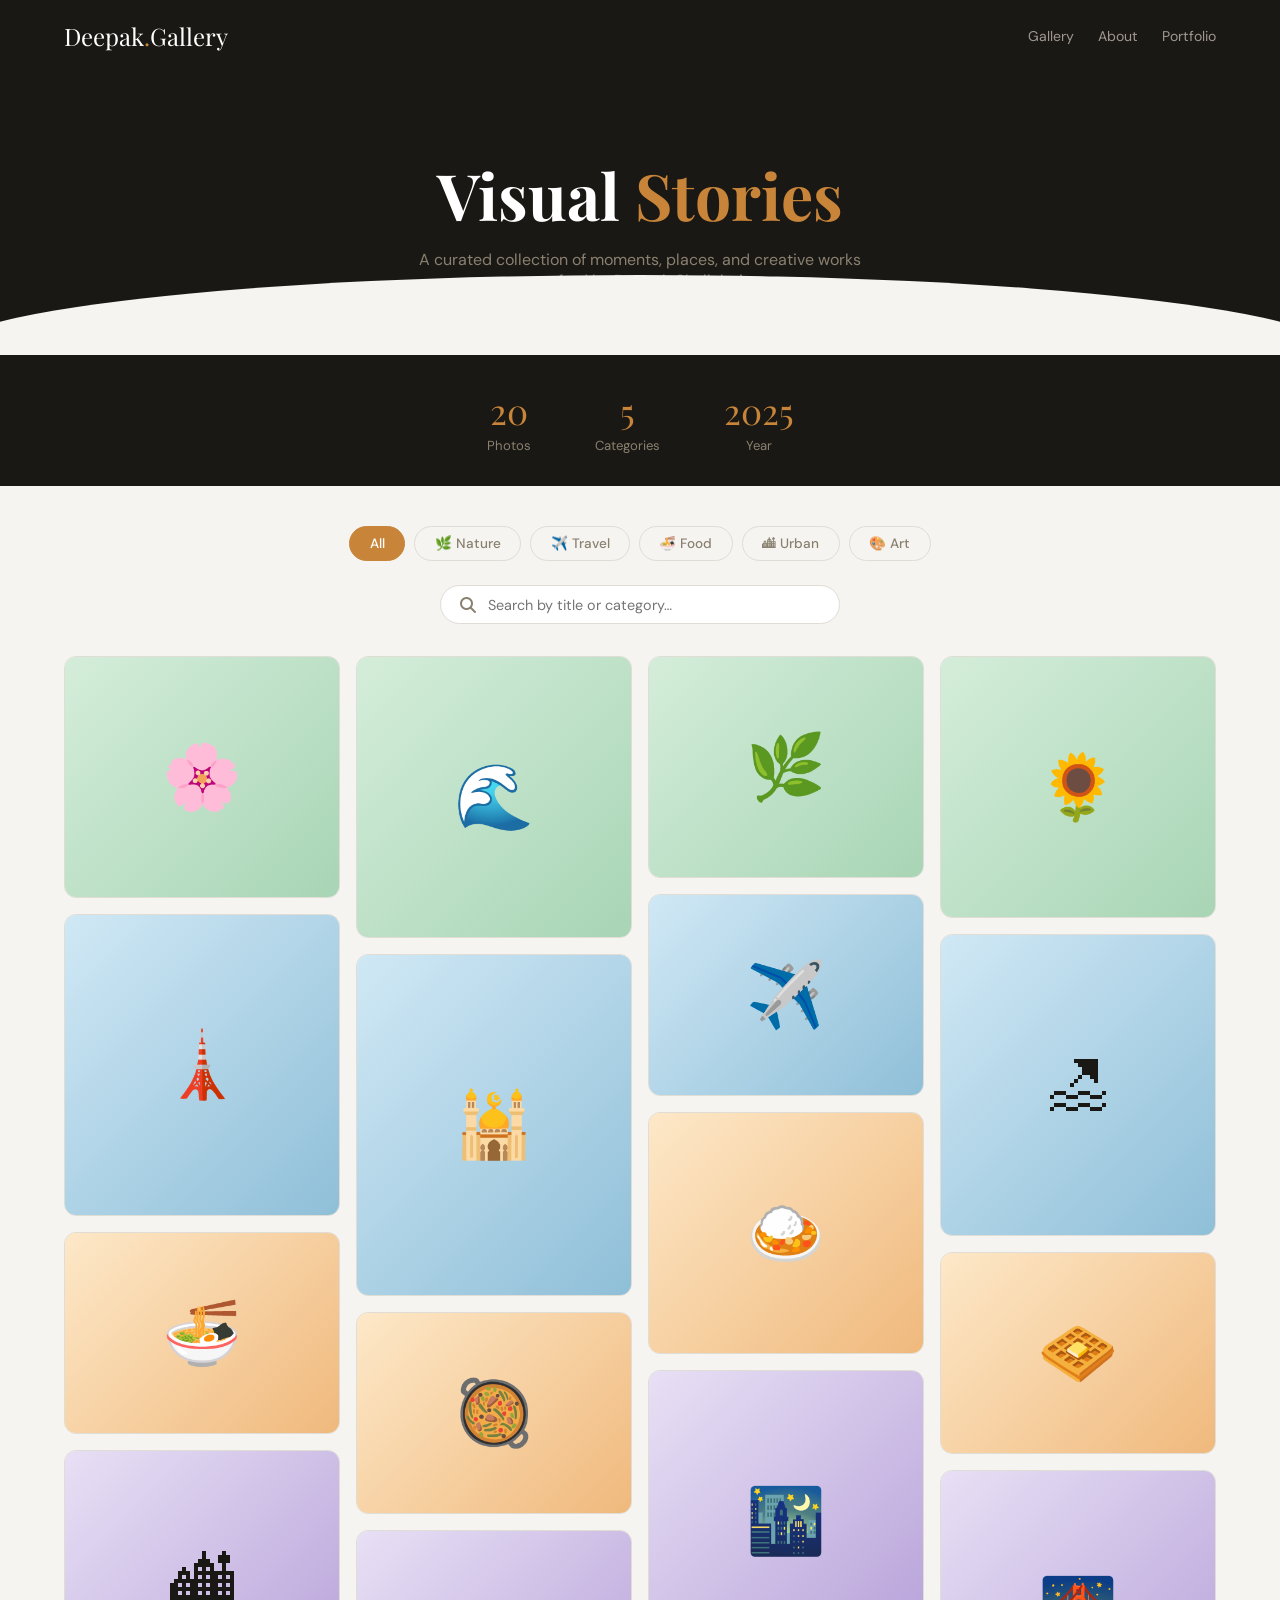
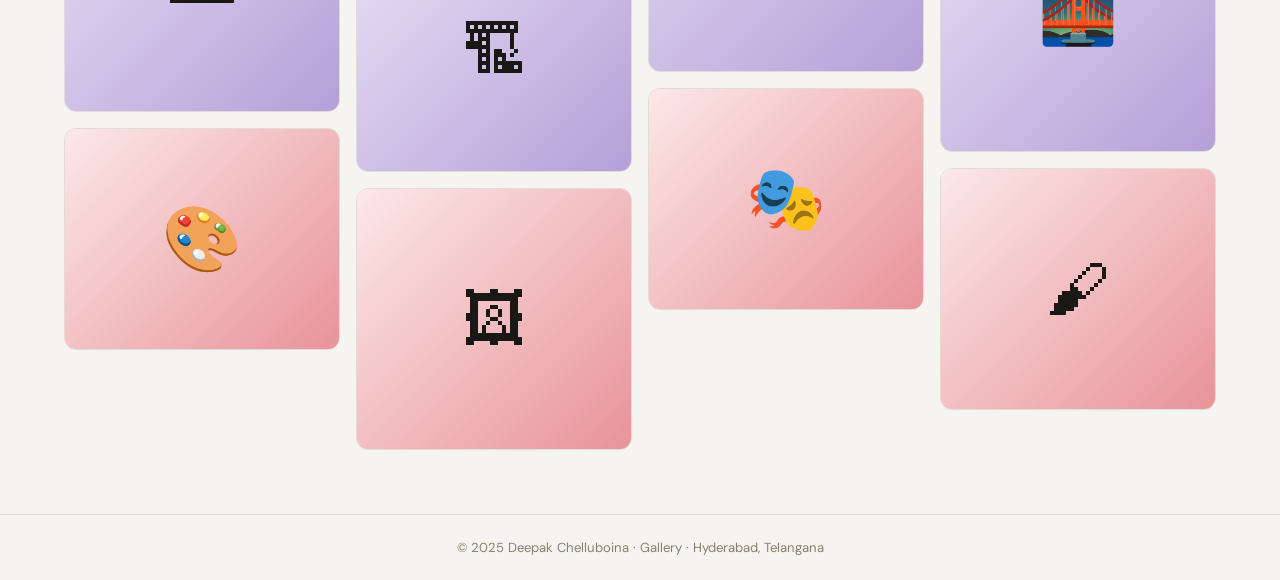
<file: index.html>
<!DOCTYPE html>
<html lang="en">
<head>
  <meta charset="UTF-8"/>
  <meta name="viewport" content="width=device-width, initial-scale=1.0"/>
  <title>Deepak's Gallery</title>
  <link href="https://fonts.googleapis.com/css2?family=DM+Sans:wght@300;400;500;600&family=Playfair+Display:wght@700;800&display=swap" rel="stylesheet"/>
  <link rel="stylesheet" href="https://cdnjs.cloudflare.com/ajax/libs/font-awesome/6.5.0/css/all.min.css"/>
  <link rel="stylesheet" href="style.css">
</head>
<body>

<header>
  <div class="logo">Deepak<span>.</span>Gallery</div>
  <nav class="header-nav">
    <a href="#gallery">Gallery</a>
    <a href="#about">About</a>
    <a href="../myProtfolio/portfolio.html">Portfolio</a>
  </nav>
</header>

<!-- HERO -->
<div class="hero-band">
  <h1>Visual <em>Stories</em></h1>
  <p>A curated collection of moments, places, and creative works — crafted by Deepak Chelluboina.</p>
</div>

<!-- STATS -->
<div class="stats-bar">
  <div class="stat"><div class="stat-num" id="totalCount">20</div><div class="stat-label">Photos</div></div>
  <div class="stat"><div class="stat-num">5</div><div class="stat-label">Categories</div></div>
  <div class="stat"><div class="stat-num">2025</div><div class="stat-label">Year</div></div>
</div>

<!-- FILTERS -->
<div class="filters-bar">
  <button class="filter-btn active" data-filter="all">All</button>
  <button class="filter-btn" data-filter="nature">🌿 Nature</button>
  <button class="filter-btn" data-filter="travel">✈️ Travel</button>
  <button class="filter-btn" data-filter="food">🍜 Food</button>
  <button class="filter-btn" data-filter="urban">🏙 Urban</button>
  <button class="filter-btn" data-filter="art">🎨 Art</button>
</div>

<!-- SEARCH -->
<div class="search-wrap">
  <div class="search-box">
    <i class="fas fa-search"></i>
    <input type="text" id="searchInput" placeholder="Search by title or category…" />
  </div>
</div>

<!-- GALLERY -->
<div class="gallery-section" id="gallery">
  <div class="gallery-grid" id="galleryGrid"></div>
  <div class="empty-state" id="emptyState" style="display:none">
    <i class="far fa-image"></i>
    <p>No results found. Try a different filter.</p>
  </div>
</div>

<!-- LIGHTBOX -->
<div class="lightbox" id="lightbox">
  <button class="lb-nav lb-prev" id="lbPrev"><i class="fas fa-chevron-left"></i></button>
  <div class="lightbox-inner">
    <button class="lb-close" id="lbClose"><i class="fas fa-times"></i></button>
    <div class="lb-img" id="lbImg"></div>
    <div class="lb-info">
      <h3 id="lbTitle"></h3>
      <p id="lbDesc"></p>
      <div class="lb-meta" id="lbMeta"></div>
    </div>
  </div>
  <button class="lb-nav lb-next" id="lbNext"><i class="fas fa-chevron-right"></i></button>
</div>

<footer>
  <p>© 2025 Deepak Chelluboina · Gallery · Hyderabad, Telangana</p>
</footer>

<script src="script.js"></script>

</body>
</html>
</file>
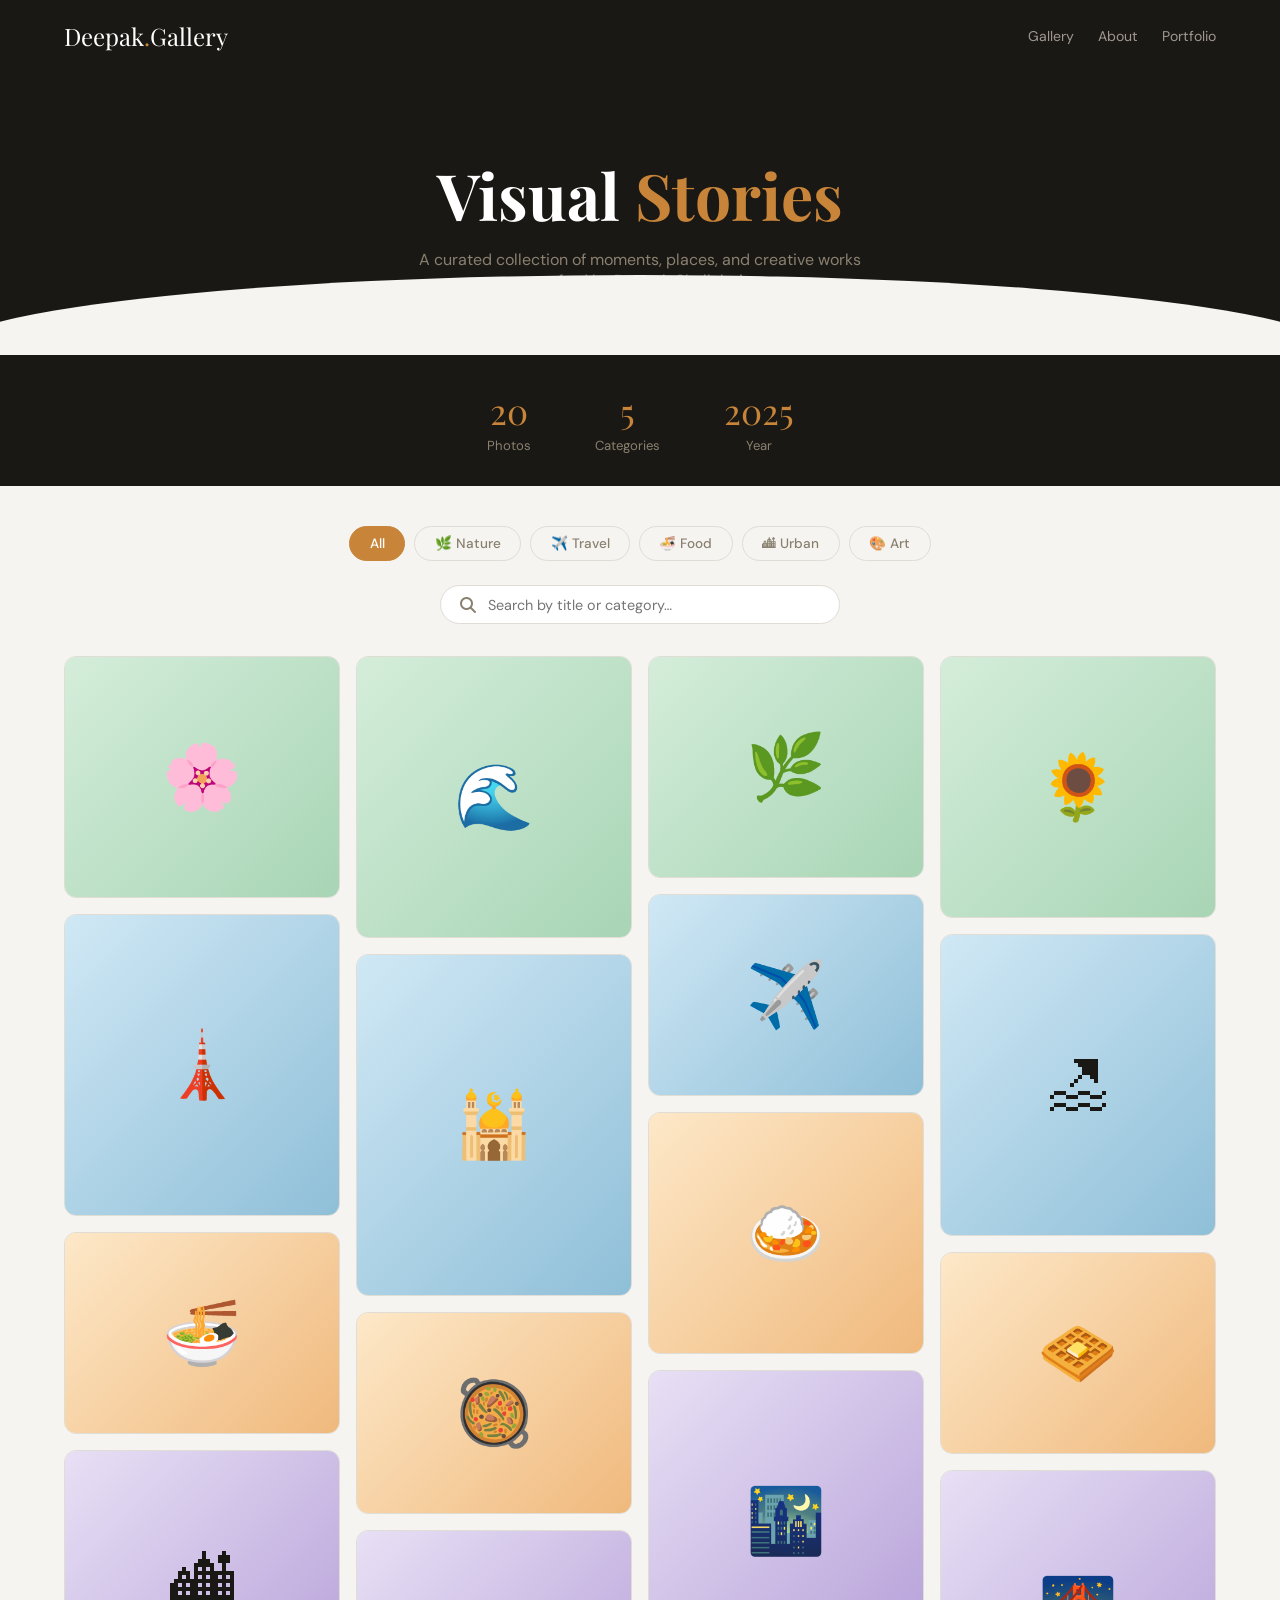
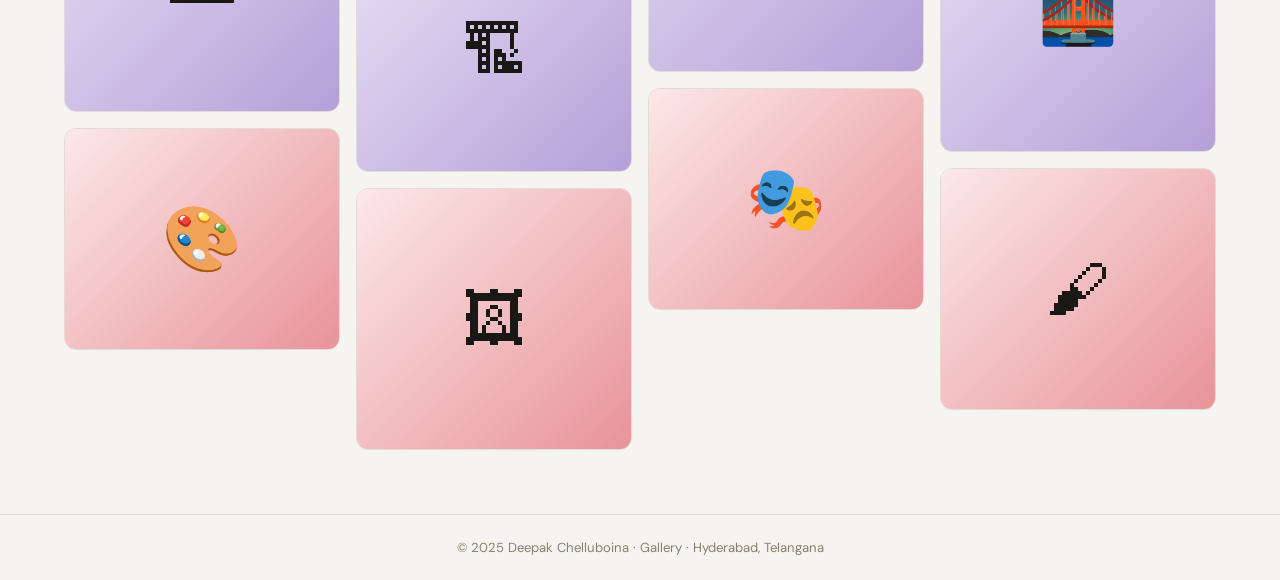
<file: gallery.html>
<!DOCTYPE html>
<html lang="en">
<head>
  <meta charset="UTF-8"/>
  <meta name="viewport" content="width=device-width, initial-scale=1.0"/>
  <title>Deepak's Gallery</title>
  <link href="https://fonts.googleapis.com/css2?family=DM+Sans:wght@300;400;500;600&family=Playfair+Display:wght@700;800&display=swap" rel="stylesheet"/>
  <link rel="stylesheet" href="https://cdnjs.cloudflare.com/ajax/libs/font-awesome/6.5.0/css/all.min.css"/>
  <link rel="stylesheet" href="gallery.css">
</head>
<body>

<header>
  <div class="logo">Deepak<span>.</span>Gallery</div>
  <nav class="header-nav">
    <a href="#gallery">Gallery</a>
    <a href="#about">About</a>
    <a href="../myProtfolio/portfolio.html">Portfolio</a>
  </nav>
</header>

<!-- HERO -->
<div class="hero-band">
  <h1>Visual <em>Stories</em></h1>
  <p>A curated collection of moments, places, and creative works — crafted by Deepak Chelluboina.</p>
</div>

<!-- STATS -->
<div class="stats-bar">
  <div class="stat"><div class="stat-num" id="totalCount">20</div><div class="stat-label">Photos</div></div>
  <div class="stat"><div class="stat-num">5</div><div class="stat-label">Categories</div></div>
  <div class="stat"><div class="stat-num">2025</div><div class="stat-label">Year</div></div>
</div>

<!-- FILTERS -->
<div class="filters-bar">
  <button class="filter-btn active" data-filter="all">All</button>
  <button class="filter-btn" data-filter="nature">🌿 Nature</button>
  <button class="filter-btn" data-filter="travel">✈️ Travel</button>
  <button class="filter-btn" data-filter="food">🍜 Food</button>
  <button class="filter-btn" data-filter="urban">🏙 Urban</button>
  <button class="filter-btn" data-filter="art">🎨 Art</button>
</div>

<!-- SEARCH -->
<div class="search-wrap">
  <div class="search-box">
    <i class="fas fa-search"></i>
    <input type="text" id="searchInput" placeholder="Search by title or category…" />
  </div>
</div>

<!-- GALLERY -->
<div class="gallery-section" id="gallery">
  <div class="gallery-grid" id="galleryGrid"></div>
  <div class="empty-state" id="emptyState" style="display:none">
    <i class="far fa-image"></i>
    <p>No results found. Try a different filter.</p>
  </div>
</div>

<!-- LIGHTBOX -->
<div class="lightbox" id="lightbox">
  <button class="lb-nav lb-prev" id="lbPrev"><i class="fas fa-chevron-left"></i></button>
  <div class="lightbox-inner">
    <button class="lb-close" id="lbClose"><i class="fas fa-times"></i></button>
    <div class="lb-img" id="lbImg"></div>
    <div class="lb-info">
      <h3 id="lbTitle"></h3>
      <p id="lbDesc"></p>
      <div class="lb-meta" id="lbMeta"></div>
    </div>
  </div>
  <button class="lb-nav lb-next" id="lbNext"><i class="fas fa-chevron-right"></i></button>
</div>

<footer>
  <p>© 2025 Deepak Chelluboina · Gallery · Hyderabad, Telangana</p>
</footer>

<script src="gallery.js"></script>

</body>
</html>
</file>
<file: style.css>
*, *::before, *::after { 
    box-sizing: border-box;
    margin: 0;
    padding: 0; 
}

:root {
    --bg: #f5f4f0;
    --dark: #1a1814;
    --accent: #c8853a;
    --muted: #8a8070;
    --card: #fff;
    --border: #e0ddd6;
}

body {
    font-family: 'DM Sans', sans-serif;
    background: var(--bg);
    color: var(--dark);
    min-height: 100vh;
}

/* HEADER */
header {
    background: var(--dark);
    padding: 1.25rem 5%;
    display: flex; justify-content: space-between; align-items: center;
    position: sticky; top: 0; z-index: 50;
}
.logo {
    font-family: 'Playfair Display', serif;
    font-size: 1.5rem; color: #fff;
}
.logo span { color: var(--accent); }
.header-nav { display: flex; gap: 1.5rem; }
.header-nav a { color: #a09890; font-size: 0.88rem; text-decoration: none; transition: color 0.2s; }
.header-nav a:hover { color: #fff; }

/* HERO BAND */
.hero-band {
    background: var(--dark);
    padding: 5rem 5% 4rem;
    text-align: center;
    position: relative; overflow: hidden;
}
.hero-band::after {
    content: '';
    position: absolute; bottom: 0; left: 0; right: 0; height: 80px;
    background: var(--bg);
    clip-path: ellipse(55% 100% at 50% 100%);
}
.hero-band h1 {
    font-family: 'Playfair Display', serif;
    font-size: clamp(2.5rem, 5vw, 4.5rem);
    color: #fff; margin-bottom: 0.75rem;
}
.hero-band h1 em { color: var(--accent); font-style: normal; }
.hero-band p { color: #8a8070; font-size: 1rem; max-width: 450px; margin: 0 auto; }

/* FILTERS */
.filters-bar {
    padding: 2.5rem 5% 1.5rem;
    display: flex; gap: 0.6rem; flex-wrap: wrap; justify-content: center;
}
.filter-btn {
    background: transparent;
    border: 1px solid var(--border);
    color: var(--muted);
    font-family: 'DM Sans', sans-serif;
    font-size: 0.85rem; font-weight: 500;
    padding: 0.5rem 1.2rem; border-radius: 100px;
    cursor: pointer; transition: all 0.2s;
}
.filter-btn:hover, .filter-btn.active {
    background: var(--dark); color: #fff; border-color: var(--dark);
}
.filter-btn.active { background: var(--accent); border-color: var(--accent); }

/* SEARCH */
.search-wrap {
    padding: 0 5% 2rem;
    display: flex; justify-content: center;
}
.search-box {
    display: flex; align-items: center; gap: 0.75rem;
    background: var(--card); border: 1px solid var(--border);
    border-radius: 100px; padding: 0.6rem 1.2rem;
    width: 100%; max-width: 400px;
}
.search-box i { color: var(--muted); }
.search-box input {
    border: none; outline: none; background: transparent;
    font-family: 'DM Sans', sans-serif; font-size: 0.9rem;
    color: var(--dark); width: 100%;
}

/* GALLERY GRID */
.gallery-section { padding: 0 5% 4rem; }
.gallery-grid {
    columns: 4 240px; gap: 1rem;
}
.gallery-item {
    break-inside: avoid;
    margin-bottom: 1rem;
    border-radius: 12px; overflow: hidden;
    position: relative; cursor: pointer;
    border: 1px solid var(--border);
}
.gallery-item .img-wrap {
    width: 100%;
    display: flex; align-items: center; justify-content: center;
    font-size: 4rem; overflow: hidden;
    transition: transform 0.35s ease;
}
.gallery-item:hover .img-wrap { transform: scale(1.04); }

/* Colour-coded category placeholders */
.cat-nature { background: linear-gradient(135deg, #d4edda, #a8d5b5); }
.cat-travel { background: linear-gradient(135deg, #d0e8f5, #8fbfd8); }
.cat-food { background: linear-gradient(135deg, #fde8c8, #f0b97d); }
.cat-urban { background: linear-gradient(135deg, #e8e0f5, #b59fd8); }
.cat-art { background: linear-gradient(135deg, #fce8e8, #e8939a); }

.gallery-overlay {
    position: absolute; inset: 0;
    background: rgba(26,24,20,0); 
    display: flex; flex-direction: column;
    justify-content: flex-end; padding: 1rem;
    transition: background 0.3s;
}
.gallery-item:hover .gallery-overlay { background: rgba(26,24,20,0.6); }
.gallery-overlay h4 {
    color: #fff; font-size: 0.9rem; font-weight: 600;
    opacity: 0; transform: translateY(6px); transition: all 0.3s;
}
.gallery-overlay span {
    color: rgba(255,255,255,0.7); font-size: 0.75rem;
    opacity: 0; transform: translateY(6px); transition: all 0.3s 0.05s;
}
.gallery-item:hover .gallery-overlay h4,
.gallery-item:hover .gallery-overlay span { opacity: 1; transform: none; }

/* LIGHTBOX */
.lightbox {
    position: fixed; inset: 0; z-index: 200;
    background: rgba(10,8,6,0.95);
    display: flex; align-items: center; justify-content: center;
    opacity: 0; pointer-events: none; transition: opacity 0.3s;
}
.lightbox.open { opacity: 1; pointer-events: all; }
.lightbox-inner {
    background: var(--card); border-radius: 16px;
    max-width: 600px; width: 92%;
    overflow: hidden; position: relative;
    transform: scale(0.95); transition: transform 0.3s;
}
.lightbox.open .lightbox-inner { transform: scale(1); }
.lb-img {
    width: 100%; height: 340px;
    display: flex; align-items: center; justify-content: center;
    font-size: 8rem;
}
.lb-info { padding: 1.5rem; }
.lb-info h3 { font-family: 'Playfair Display', serif; font-size: 1.4rem; margin-bottom: 0.4rem; }
.lb-info p { color: var(--muted); font-size: 0.9rem; line-height: 1.6; }
.lb-meta { display: flex; gap: 1rem; margin-top: 1rem; flex-wrap: wrap; }
.lb-tag {
    background: var(--bg); border: 1px solid var(--border);
    font-size: 0.78rem; font-weight: 500; color: var(--muted);
    padding: 0.25rem 0.7rem; border-radius: 6px;
}
.lb-close {
    position: absolute; top: 1rem; right: 1rem;
    background: rgba(0,0,0,0.5); color: #fff;
    border: none; width: 36px; height: 36px;
    border-radius: 50%; font-size: 1rem;
    cursor: pointer; display: flex; align-items: center; justify-content: center;
    transition: background 0.2s;
}
.lb-close:hover { background: var(--accent); }
.lb-nav {
    position: absolute; top: 50%; transform: translateY(-50%);
    background: rgba(0,0,0,0.5); color: #fff; border: none;
    width: 40px; height: 40px; border-radius: 50%;
    font-size: 1.1rem; cursor: pointer;
    display: flex; align-items: center; justify-content: center;
    transition: background 0.2s;
}
.lb-nav:hover { background: var(--accent); }
.lb-prev { left: -55px; }
.lb-next { right: -55px; }

/* STATS BAR */
.stats-bar {
    background: var(--dark); padding: 2rem 5%;
    display: flex; justify-content: center; gap: 4rem; flex-wrap: wrap;
}
.stat { text-align: center; }
.stat-num { font-family: 'Playfair Display', serif; font-size: 2.2rem; color: var(--accent); }
.stat-label { color: #8a8070; font-size: 0.82rem; margin-top: 0.2rem; }

/* EMPTY */
.empty-state { text-align: center; padding: 4rem; color: var(--muted); }
.empty-state i { font-size: 3rem; margin-bottom: 1rem; }

footer {
    text-align: center; padding: 1.5rem 5%;
    border-top: 1px solid var(--border);
    color: var(--muted); font-size: 0.82rem;
}

@media (max-width: 600px) {
    .gallery-grid { columns: 2 160px; }
    .lb-prev { left: -5px; }
    .lb-next { right: -5px; }
}
</file>
<file: gallery.css>
*, *::before, *::after { 
    box-sizing: border-box;
    margin: 0;
    padding: 0; 
}

:root {
    --bg: #f5f4f0;
    --dark: #1a1814;
    --accent: #c8853a;
    --muted: #8a8070;
    --card: #fff;
    --border: #e0ddd6;
}

body {
    font-family: 'DM Sans', sans-serif;
    background: var(--bg);
    color: var(--dark);
    min-height: 100vh;
}

/* HEADER */
header {
    background: var(--dark);
    padding: 1.25rem 5%;
    display: flex; justify-content: space-between; align-items: center;
    position: sticky; top: 0; z-index: 50;
}
.logo {
    font-family: 'Playfair Display', serif;
    font-size: 1.5rem; color: #fff;
}
.logo span { color: var(--accent); }
.header-nav { display: flex; gap: 1.5rem; }
.header-nav a { color: #a09890; font-size: 0.88rem; text-decoration: none; transition: color 0.2s; }
.header-nav a:hover { color: #fff; }

/* HERO BAND */
.hero-band {
    background: var(--dark);
    padding: 5rem 5% 4rem;
    text-align: center;
    position: relative; overflow: hidden;
}
.hero-band::after {
    content: '';
    position: absolute; bottom: 0; left: 0; right: 0; height: 80px;
    background: var(--bg);
    clip-path: ellipse(55% 100% at 50% 100%);
}
.hero-band h1 {
    font-family: 'Playfair Display', serif;
    font-size: clamp(2.5rem, 5vw, 4.5rem);
    color: #fff; margin-bottom: 0.75rem;
}
.hero-band h1 em { color: var(--accent); font-style: normal; }
.hero-band p { color: #8a8070; font-size: 1rem; max-width: 450px; margin: 0 auto; }

/* FILTERS */
.filters-bar {
    padding: 2.5rem 5% 1.5rem;
    display: flex; gap: 0.6rem; flex-wrap: wrap; justify-content: center;
}
.filter-btn {
    background: transparent;
    border: 1px solid var(--border);
    color: var(--muted);
    font-family: 'DM Sans', sans-serif;
    font-size: 0.85rem; font-weight: 500;
    padding: 0.5rem 1.2rem; border-radius: 100px;
    cursor: pointer; transition: all 0.2s;
}
.filter-btn:hover, .filter-btn.active {
    background: var(--dark); color: #fff; border-color: var(--dark);
}
.filter-btn.active { background: var(--accent); border-color: var(--accent); }

/* SEARCH */
.search-wrap {
    padding: 0 5% 2rem;
    display: flex; justify-content: center;
}
.search-box {
    display: flex; align-items: center; gap: 0.75rem;
    background: var(--card); border: 1px solid var(--border);
    border-radius: 100px; padding: 0.6rem 1.2rem;
    width: 100%; max-width: 400px;
}
.search-box i { color: var(--muted); }
.search-box input {
    border: none; outline: none; background: transparent;
    font-family: 'DM Sans', sans-serif; font-size: 0.9rem;
    color: var(--dark); width: 100%;
}

/* GALLERY GRID */
.gallery-section { padding: 0 5% 4rem; }
.gallery-grid {
    columns: 4 240px; gap: 1rem;
}
.gallery-item {
    break-inside: avoid;
    margin-bottom: 1rem;
    border-radius: 12px; overflow: hidden;
    position: relative; cursor: pointer;
    border: 1px solid var(--border);
}
.gallery-item .img-wrap {
    width: 100%;
    display: flex; align-items: center; justify-content: center;
    font-size: 4rem; overflow: hidden;
    transition: transform 0.35s ease;
}
.gallery-item:hover .img-wrap { transform: scale(1.04); }

/* Colour-coded category placeholders */
.cat-nature { background: linear-gradient(135deg, #d4edda, #a8d5b5); }
.cat-travel { background: linear-gradient(135deg, #d0e8f5, #8fbfd8); }
.cat-food { background: linear-gradient(135deg, #fde8c8, #f0b97d); }
.cat-urban { background: linear-gradient(135deg, #e8e0f5, #b59fd8); }
.cat-art { background: linear-gradient(135deg, #fce8e8, #e8939a); }

.gallery-overlay {
    position: absolute; inset: 0;
    background: rgba(26,24,20,0); 
    display: flex; flex-direction: column;
    justify-content: flex-end; padding: 1rem;
    transition: background 0.3s;
}
.gallery-item:hover .gallery-overlay { background: rgba(26,24,20,0.6); }
.gallery-overlay h4 {
    color: #fff; font-size: 0.9rem; font-weight: 600;
    opacity: 0; transform: translateY(6px); transition: all 0.3s;
}
.gallery-overlay span {
    color: rgba(255,255,255,0.7); font-size: 0.75rem;
    opacity: 0; transform: translateY(6px); transition: all 0.3s 0.05s;
}
.gallery-item:hover .gallery-overlay h4,
.gallery-item:hover .gallery-overlay span { opacity: 1; transform: none; }

/* LIGHTBOX */
.lightbox {
    position: fixed; inset: 0; z-index: 200;
    background: rgba(10,8,6,0.95);
    display: flex; align-items: center; justify-content: center;
    opacity: 0; pointer-events: none; transition: opacity 0.3s;
}
.lightbox.open { opacity: 1; pointer-events: all; }
.lightbox-inner {
    background: var(--card); border-radius: 16px;
    max-width: 600px; width: 92%;
    overflow: hidden; position: relative;
    transform: scale(0.95); transition: transform 0.3s;
}
.lightbox.open .lightbox-inner { transform: scale(1); }
.lb-img {
    width: 100%; height: 340px;
    display: flex; align-items: center; justify-content: center;
    font-size: 8rem;
}
.lb-info { padding: 1.5rem; }
.lb-info h3 { font-family: 'Playfair Display', serif; font-size: 1.4rem; margin-bottom: 0.4rem; }
.lb-info p { color: var(--muted); font-size: 0.9rem; line-height: 1.6; }
.lb-meta { display: flex; gap: 1rem; margin-top: 1rem; flex-wrap: wrap; }
.lb-tag {
    background: var(--bg); border: 1px solid var(--border);
    font-size: 0.78rem; font-weight: 500; color: var(--muted);
    padding: 0.25rem 0.7rem; border-radius: 6px;
}
.lb-close {
    position: absolute; top: 1rem; right: 1rem;
    background: rgba(0,0,0,0.5); color: #fff;
    border: none; width: 36px; height: 36px;
    border-radius: 50%; font-size: 1rem;
    cursor: pointer; display: flex; align-items: center; justify-content: center;
    transition: background 0.2s;
}
.lb-close:hover { background: var(--accent); }
.lb-nav {
    position: absolute; top: 50%; transform: translateY(-50%);
    background: rgba(0,0,0,0.5); color: #fff; border: none;
    width: 40px; height: 40px; border-radius: 50%;
    font-size: 1.1rem; cursor: pointer;
    display: flex; align-items: center; justify-content: center;
    transition: background 0.2s;
}
.lb-nav:hover { background: var(--accent); }
.lb-prev { left: -55px; }
.lb-next { right: -55px; }

/* STATS BAR */
.stats-bar {
    background: var(--dark); padding: 2rem 5%;
    display: flex; justify-content: center; gap: 4rem; flex-wrap: wrap;
}
.stat { text-align: center; }
.stat-num { font-family: 'Playfair Display', serif; font-size: 2.2rem; color: var(--accent); }
.stat-label { color: #8a8070; font-size: 0.82rem; margin-top: 0.2rem; }

/* EMPTY */
.empty-state { text-align: center; padding: 4rem; color: var(--muted); }
.empty-state i { font-size: 3rem; margin-bottom: 1rem; }

footer {
    text-align: center; padding: 1.5rem 5%;
    border-top: 1px solid var(--border);
    color: var(--muted); font-size: 0.82rem;
}

@media (max-width: 600px) {
    .gallery-grid { columns: 2 160px; }
    .lb-prev { left: -5px; }
    .lb-next { right: -5px; }
}
</file>
